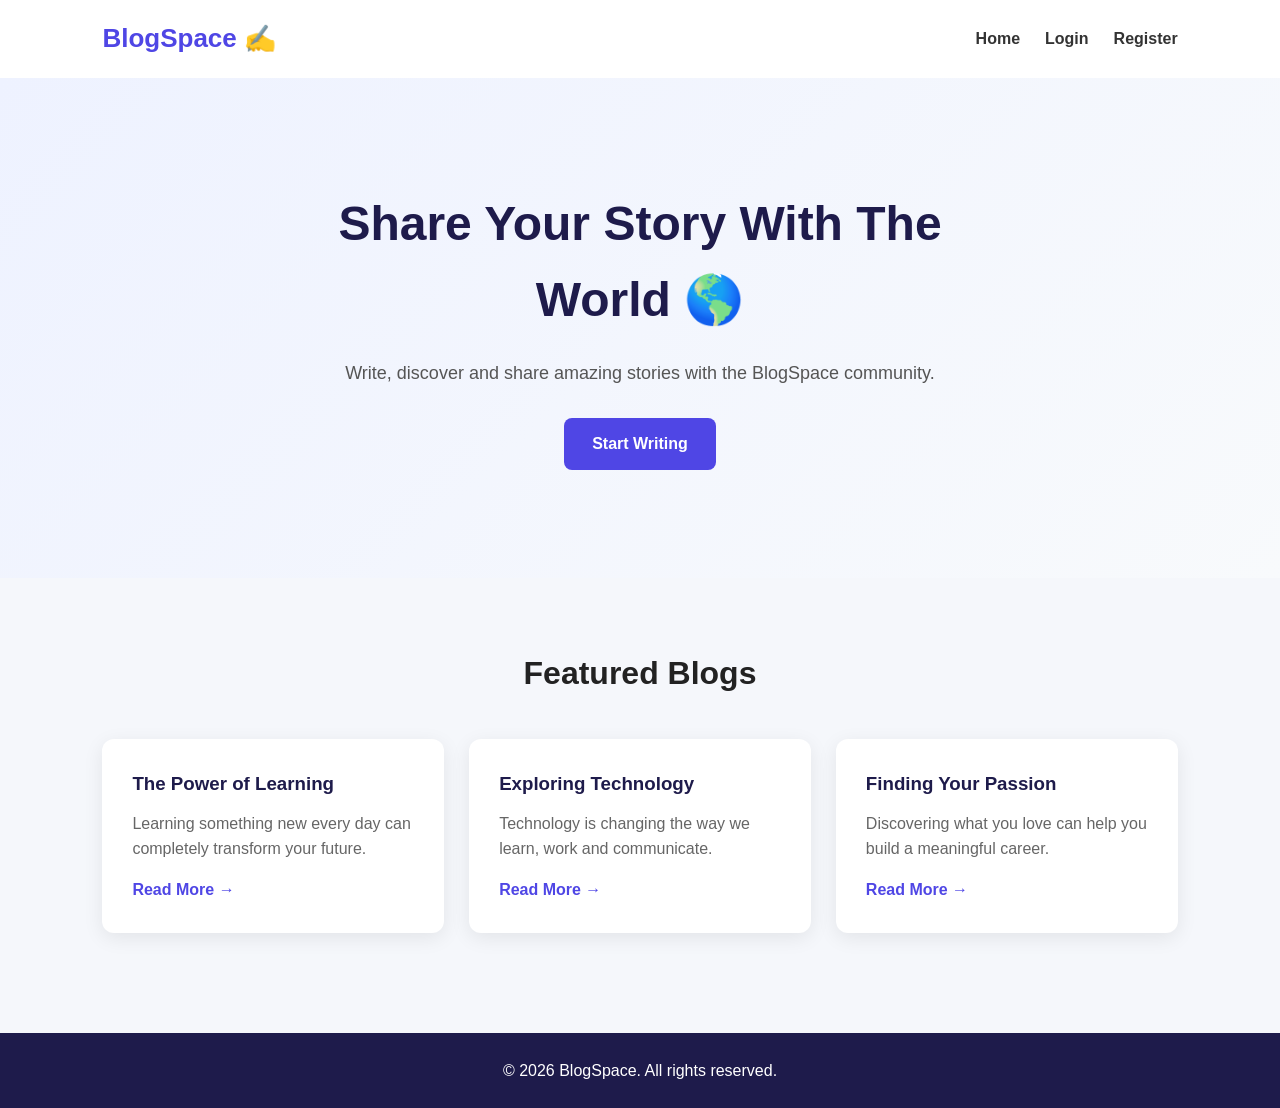
<file: index.html>
<!DOCTYPE html>
<html lang="en">

<head>
    <meta charset="UTF-8">
    <meta name="viewport" content="width=device-width, initial-scale=1.0">

    <title>BlogSpace | Home</title>

    <link rel="stylesheet" href="css/style.css">
</head>

<body>

    <header>
        <nav class="navbar">

            <h1 class="logo">BlogSpace ✍️</h1>

            <div class="nav-links">
                <a href="index.html">Home</a>
                <a href="pages/login.html">Login</a>
                <a href="pages/register.html">Register</a>
            </div>

        </nav>
    </header>


    <main>

        <section class="hero">

            <div class="hero-content">

                <h2>Share Your Story With The World 🌎</h2>

                <p>
                    Write, discover and share amazing stories
                    with the BlogSpace community.
                </p>

                <a href="pages/register.html" class="btn">
                    Start Writing
                </a>

            </div>

        </section>


        <section class="blogs">

            <h2>Featured Blogs</h2>

            <div class="blog-container">

                <article class="blog-card">

                    <h3>The Power of Learning</h3>

                    <p>
                        Learning something new every day can
                        completely transform your future.
                    </p>

                    <a href="#">Read More →</a>

                </article>


                <article class="blog-card">

                    <h3>Exploring Technology</h3>

                    <p>
                        Technology is changing the way we
                        learn, work and communicate.
                    </p>

                    <a href="#">Read More →</a>

                </article>


                <article class="blog-card">

                    <h3>Finding Your Passion</h3>

                    <p>
                        Discovering what you love can help
                        you build a meaningful career.
                    </p>

                    <a href="#">Read More →</a>

                </article>

            </div>

        </section>

    </main>


    <footer>
        <p>© 2026 BlogSpace. All rights reserved.</p>
    </footer>

</body>

</html>
</file>
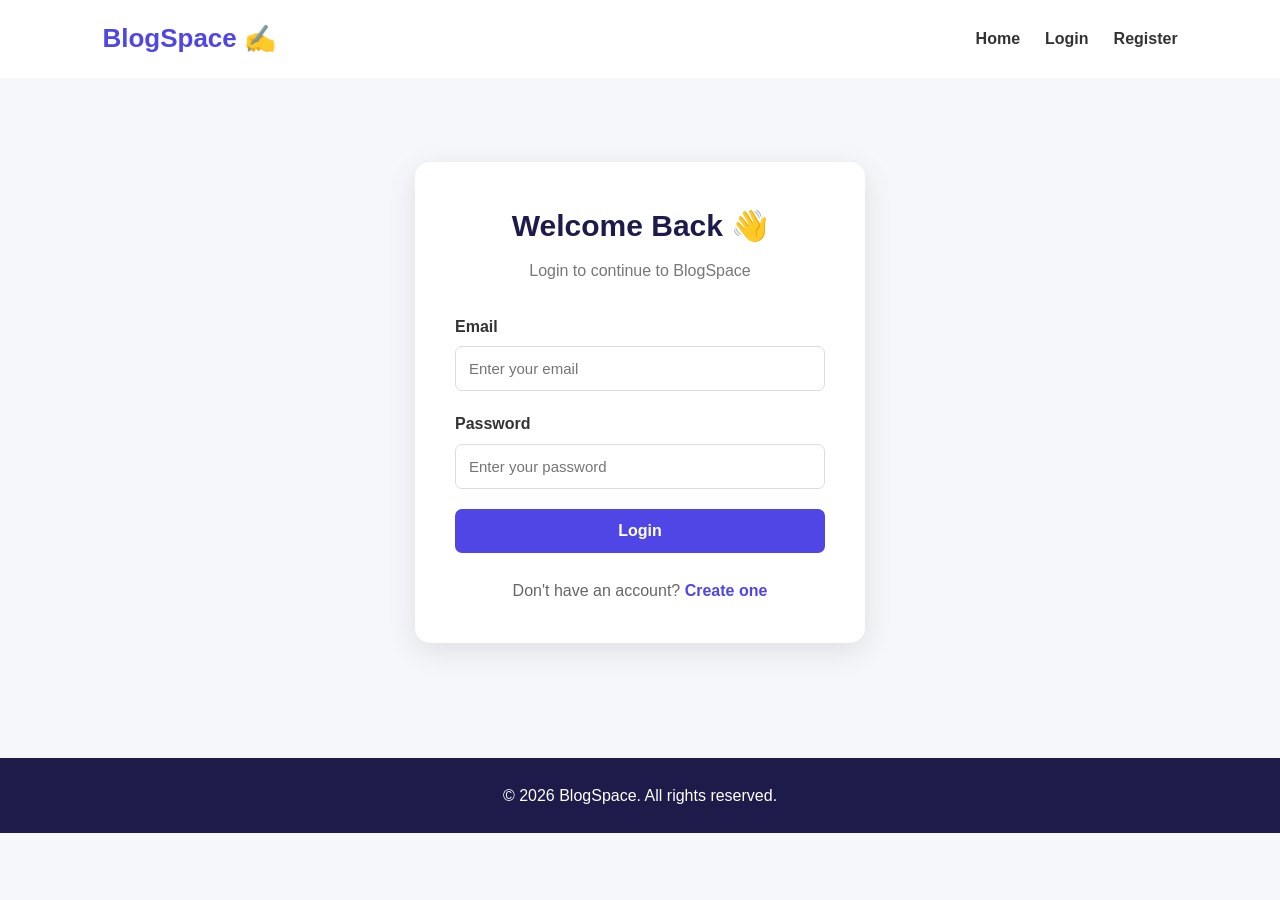
<file: pages/create-blog.html>
<!DOCTYPE html>
<html lang="en">

<head>
    <meta charset="UTF-8">
    <meta name="viewport" content="width=device-width, initial-scale=1.0">

    <title>BlogSpace | Create Blog</title>

    <link rel="stylesheet" href="../css/style.css">
</head>

<body>

    <header>

        <nav class="navbar">

            <h1 class="logo">
                BlogSpace ✍️
            </h1>

            <div class="nav-links">

                <a href="../index.html">
                    Home
                </a>

                <a href="dashboard.html">
                    Dashboard
                </a>

                <a href="create-blog.html">
                    Create Blog
                </a>

                <a href="#" id="logoutBtn">
                    Logout
                </a>

            </div>

        </nav>

    </header>


    <main class="create-blog-section">

        <div class="create-blog-card">

            <h2>
                Create a New Blog ✍️
            </h2>

            <p class="create-subtitle">
                Share your thoughts with the BlogSpace community.
            </p>


            <form id="blogForm">

                <label for="blogTitle">
                    Blog Title
                </label>

                <input
                    type="text"
                    id="blogTitle"
                    placeholder="Enter your blog title"
                    required
                >


                <label for="blogCategory">
                    Category
                </label>

                <select
                    id="blogCategory"
                    required
                >

                    <option value="">
                        Select a category
                    </option>

                    <option value="Technology">
                        Technology
                    </option>

                    <option value="Education">
                        Education
                    </option>

                    <option value="Lifestyle">
                        Lifestyle
                    </option>

                    <option value="Travel">
                        Travel
                    </option>

                    <option value="Other">
                        Other
                    </option>

                </select>


                <label for="blogContent">
                    Blog Content
                </label>

                <textarea
                    id="blogContent"
                    rows="10"
                    placeholder="Write your blog here..."
                    required
                ></textarea>


                <button
                    type="submit"
                    class="auth-btn"
                >
                    Publish Blog 🚀
                </button>

            </form>

        </div>

    </main>


    <footer>

        <p>
            © 2026 BlogSpace. All rights reserved.
        </p>

    </footer>


    <script src="../js/create-blog.js"></script>

</body>

</html>
</file>
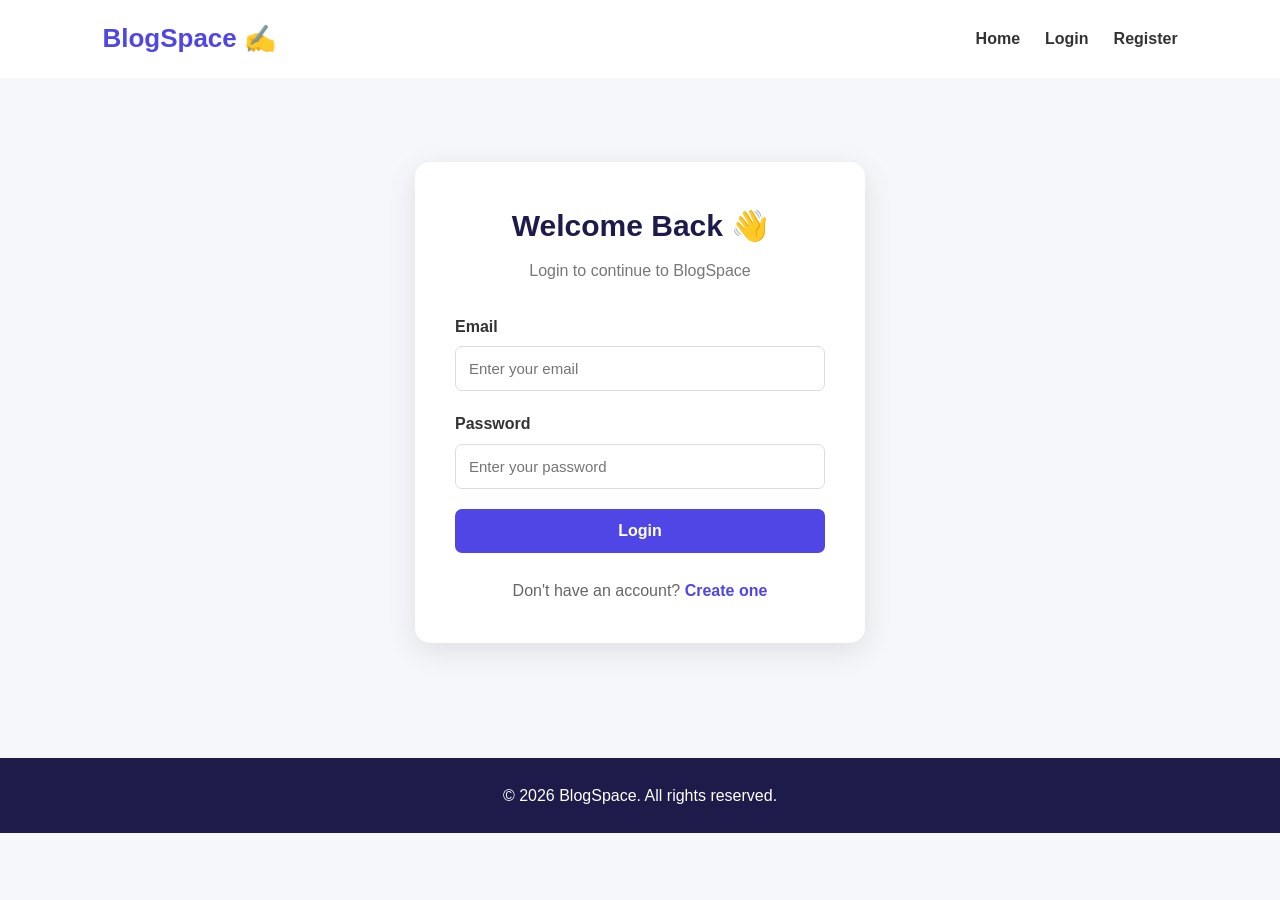
<file: pages/dashboard.html>
<!DOCTYPE html>
<html lang="en">

<head>
    <meta charset="UTF-8">
    <meta name="viewport" content="width=device-width, initial-scale=1.0">

    <title>BlogSpace | Dashboard</title>

    <link rel="stylesheet" href="../css/style.css">
</head>

<body>

    <header>

        <nav class="navbar">

            <h1 class="logo">BlogSpace ✍️</h1>

            <div class="nav-links">

                <a href="../index.html">Home</a>

                <a href="dashboard.html">Dashboard</a>

                <a href="create-blog.html">
                    Create Blog
                </a>

                <a href="#" id="logoutBtn">
                    Logout
                </a>

            </div>

        </nav>

    </header>


    <main class="dashboard">

        <section class="dashboard-header">

            <h2>
                Welcome,
                <span id="userName">User</span>
                👋
            </h2>

            <p>
                Manage your blogs and share your ideas
                with the world.
            </p>

        </section>


        <section class="dashboard-cards">


            <div class="dashboard-card">

                <div class="card-icon">
                    ✍️
                </div>

                <h3>
                    Create Blog
                </h3>

                <p>
                    Write and publish a new blog.
                </p>

                <a
                    href="create-blog.html"
                    class="dashboard-btn"
                >
                    Create New Blog
                </a>

            </div>


            <div class="dashboard-card">

                <div class="card-icon">
                    📚
                </div>

                <h3>
                    My Blogs
                </h3>

                <p>
                    View the blogs you have created.
                </p>

                <a
                    href="#myBlogs"
                    class="dashboard-btn"
                >
                    View Blogs
                </a>

            </div>


            <div class="dashboard-card">

                <div class="card-icon">
                    👤
                </div>

                <h3>
                    My Profile
                </h3>

                <p>
                    View your account information.
                </p>

                <a
                    href="#profile"
                    class="dashboard-btn"
                >
                    View Profile
                </a>

            </div>

        </section>


        <section
            id="myBlogs"
            class="my-blogs"
        >

            <h2>
                My Blogs 📝
            </h2>

            <div id="blogList">

                <p class="empty-message">
                    You haven't created any blogs yet.
                </p>

            </div>

        </section>


        <section
            id="profile"
            class="profile-section"
        >

            <h2>
                My Profile 👤
            </h2>

            <div class="profile-card">

                <p>
                    <strong>Name:</strong>
                    <span id="profileName">-</span>
                </p>

                <p>
                    <strong>Email:</strong>
                    <span id="profileEmail">-</span>
                </p>

            </div>

        </section>

    </main>


    <footer>

        <p>
            © 2026 BlogSpace. All rights reserved.
        </p>

    </footer>


    <script src="../js/dashboard.js"></script>

</body>

</html>
</file>
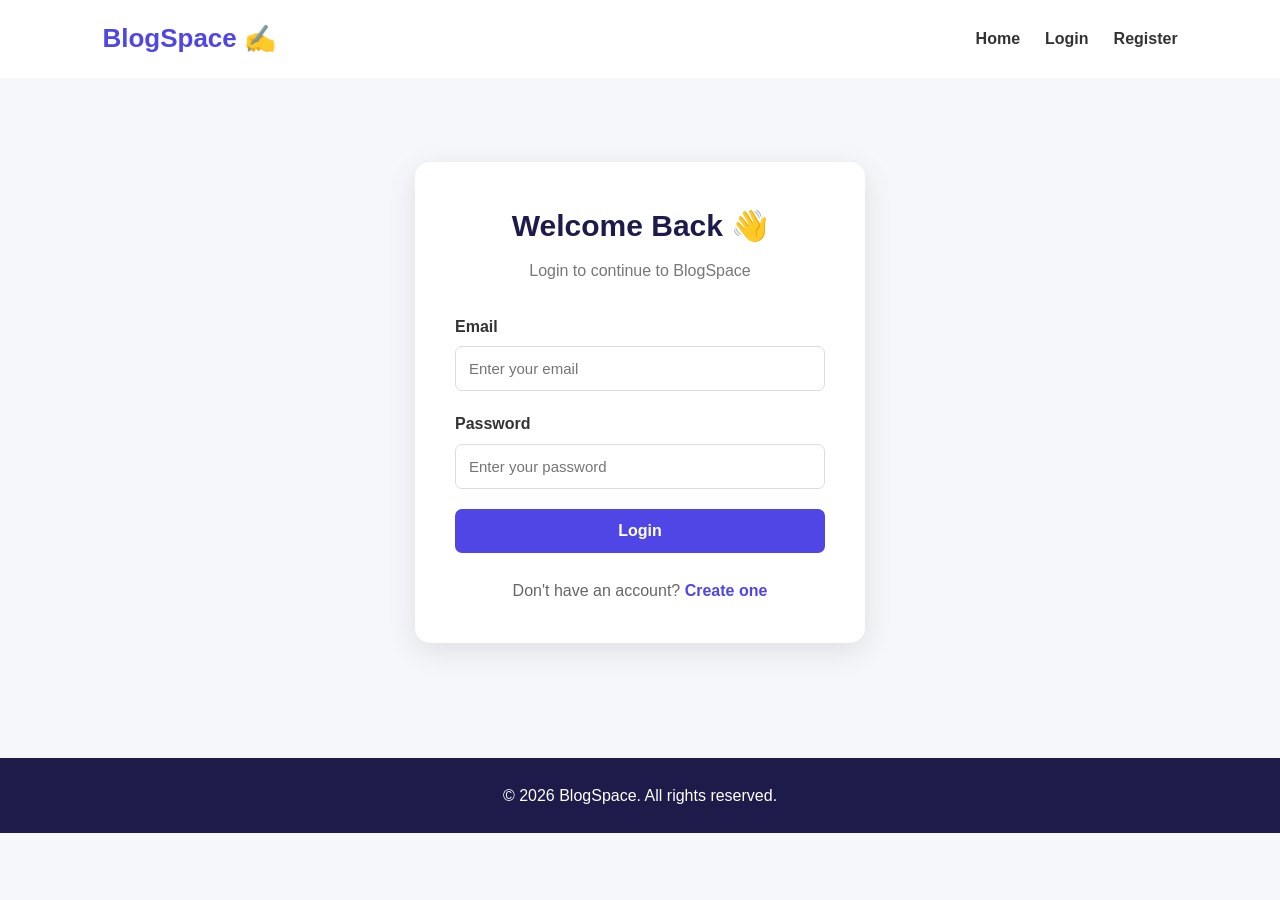
<file: pages/login.html>
<!DOCTYPE html>
<html lang="en">

<head>
    <meta charset="UTF-8">
    <meta name="viewport" content="width=device-width, initial-scale=1.0">

    <title>BlogSpace | Login</title>

    <link rel="stylesheet" href="../css/style.css">
</head>

<body>

    <header>
        <nav class="navbar">

            <h1 class="logo">BlogSpace ✍️</h1>

            <div class="nav-links">
                <a href="../index.html">Home</a>
                <a href="login.html">Login</a>
                <a href="register.html">Register</a>
            </div>

        </nav>
    </header>


    <main class="auth-section">

        <div class="auth-card">

            <h2>Welcome Back 👋</h2>

            <p class="auth-subtitle">
                Login to continue to BlogSpace
            </p>


            <form id="loginForm">

                <label for="loginEmail">
                    Email
                </label>

                <input
                    type="email"
                    id="loginEmail"
                    placeholder="Enter your email"
                    autocomplete="email"
                    required
                >


                <label for="loginPassword">
                    Password
                </label>

                <input
                    type="password"
                    id="loginPassword"
                    placeholder="Enter your password"
                    autocomplete="current-password"
                    required
                >


                <button
                    type="submit"
                    class="auth-btn"
                >
                    Login
                </button>

            </form>


            <p class="auth-footer">

                Don't have an account?

                <a href="register.html">
                    Create one
                </a>

            </p>

        </div>

    </main>


    <footer>

        <p>
            © 2026 BlogSpace. All rights reserved.
        </p>

    </footer>


    <script src="../js/script.js"></script>

</body>

</html>
</file>
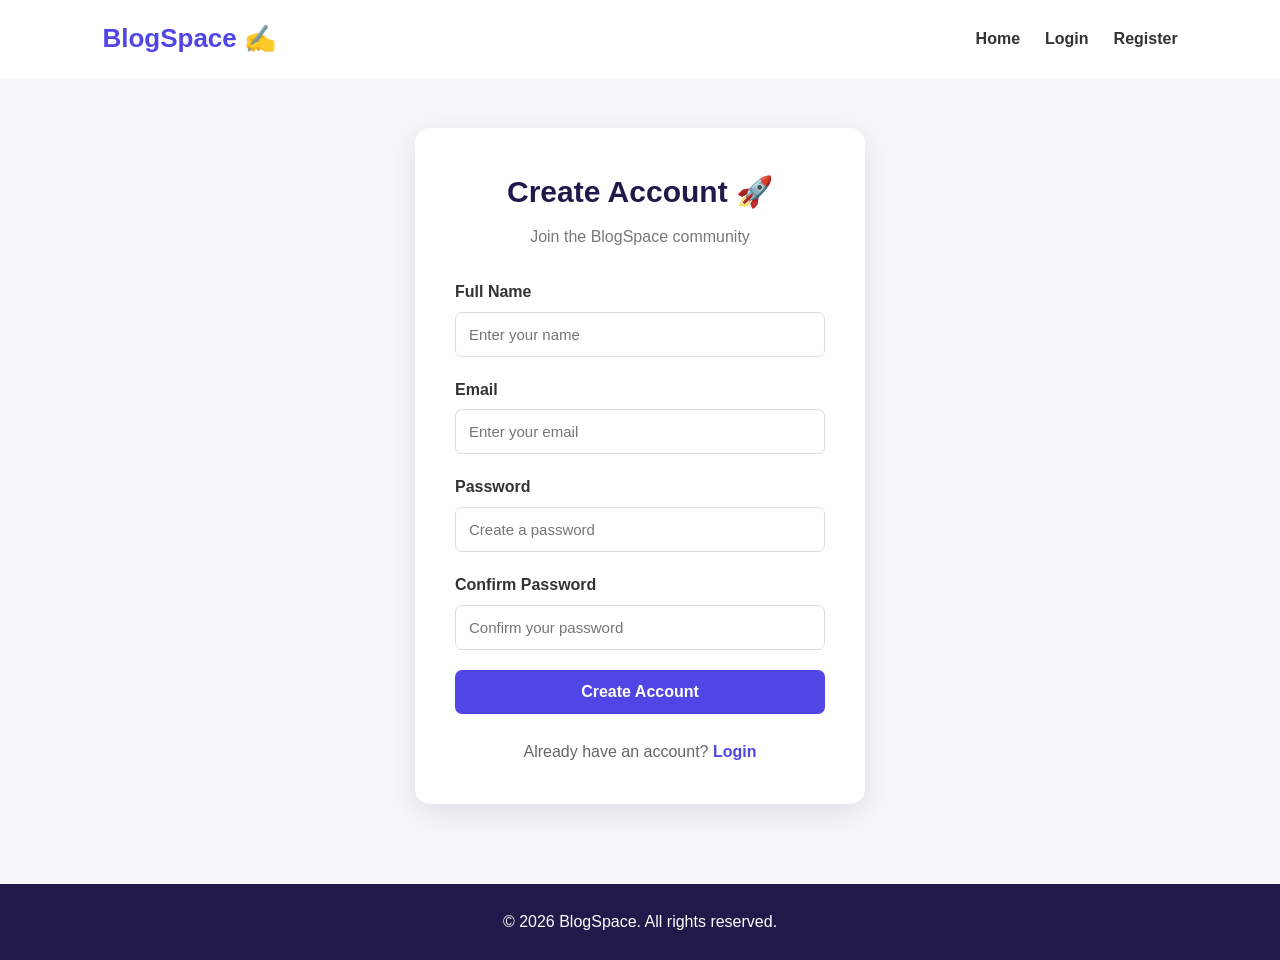
<file: pages/register.html>
<!DOCTYPE html>
<html lang="en">

<head>
    <meta charset="UTF-8">
    <meta name="viewport" content="width=device-width, initial-scale=1.0">

    <title>BlogSpace | Register</title>

    <link rel="stylesheet" href="../css/style.css">
</head>

<body>

    <header>

        <nav class="navbar">

            <h1 class="logo">BlogSpace ✍️</h1>

            <div class="nav-links">

                <a href="../index.html">Home</a>

                <a href="login.html">Login</a>

                <a href="register.html">Register</a>

            </div>

        </nav>

    </header>


    <main class="auth-section">

        <div class="auth-card">

            <h2>Create Account 🚀</h2>

            <p class="auth-subtitle">
                Join the BlogSpace community
            </p>


            <form id="registerForm">

                <label for="registerName">
                    Full Name
                </label>

                <input
                    type="text"
                    id="registerName"
                    placeholder="Enter your name"
                    autocomplete="name"
                    required
                >


                <label for="registerEmail">
                    Email
                </label>

                <input
                    type="email"
                    id="registerEmail"
                    placeholder="Enter your email"
                    autocomplete="email"
                    required
                >


                <label for="registerPassword">
                    Password
                </label>

                <input
                    type="password"
                    id="registerPassword"
                    placeholder="Create a password"
                    autocomplete="new-password"
                    required
                >


                <label for="confirmPassword">
                    Confirm Password
                </label>

                <input
                    type="password"
                    id="confirmPassword"
                    placeholder="Confirm your password"
                    autocomplete="new-password"
                    required
                >


                <button
                    type="submit"
                    class="auth-btn"
                >
                    Create Account
                </button>

            </form>


            <p class="auth-footer">

                Already have an account?

                <a href="login.html">
                    Login
                </a>

            </p>

        </div>

    </main>


    <footer>

        <p>
            © 2026 BlogSpace. All rights reserved.
        </p>

    </footer>


    <script src="../js/script.js"></script>

</body>

</html>
</file>
<file: css/style.css>
/* ========================================
   GENERAL
======================================== */

* {
    margin: 0;
    padding: 0;
    box-sizing: border-box;
}

body {
    font-family: Arial, sans-serif;

    background: #f5f7fb;

    color: #222;

    line-height: 1.6;
}

a {
    text-decoration: none;
}


/* ========================================
   NAVBAR
======================================== */

.navbar {
    display: flex;

    justify-content: space-between;

    align-items: center;

    padding: 18px 8%;

    background: white;

    box-shadow:
        0 2px 10px rgba(0, 0, 0, 0.08);
}

.logo {
    font-size: 26px;

    color: #4f46e5;
}

.nav-links {
    display: flex;

    gap: 25px;
}

.nav-links a {
    color: #333;

    font-weight: 600;
}

.nav-links a:hover {
    color: #4f46e5;
}


/* ========================================
   HERO
======================================== */

.hero {
    min-height: 500px;

    display: flex;

    justify-content: center;

    align-items: center;

    text-align: center;

    padding: 60px 20px;

    background:
        linear-gradient(
            135deg,
            #eef2ff,
            #f8fafc
        );
}

.hero-content {
    max-width: 700px;
}

.hero h2 {
    font-size: 48px;

    margin-bottom: 20px;

    color: #1e1b4b;
}

.hero p {
    font-size: 18px;

    color: #555;

    margin-bottom: 30px;
}


/* ========================================
   BUTTON
======================================== */

.btn {
    display: inline-block;

    padding: 13px 28px;

    background: #4f46e5;

    color: white;

    border-radius: 8px;

    font-weight: bold;

    transition: 0.3s;
}

.btn:hover {
    background: #3730a3;

    transform: translateY(-2px);
}


/* ========================================
   FEATURED BLOGS
======================================== */

.blogs {
    padding: 70px 8%;
}

.blogs > h2 {
    text-align: center;

    font-size: 32px;

    margin-bottom: 40px;
}

.blog-container {
    display: grid;

    grid-template-columns:
        repeat(3, 1fr);

    gap: 25px;
}

.blog-card {
    background: white;

    padding: 30px;

    border-radius: 12px;

    box-shadow:
        0 5px 20px rgba(0, 0, 0, 0.08);

    transition: 0.3s;
}

.blog-card:hover {
    transform: translateY(-5px);
}

.blog-card h3 {
    margin-bottom: 12px;

    color: #1e1b4b;
}

.blog-card p {
    color: #666;

    margin-bottom: 15px;
}

.blog-card a {
    color: #4f46e5;

    font-weight: bold;
}


/* ========================================
   FOOTER
======================================== */

footer {
    text-align: center;

    padding: 25px;

    background: #1e1b4b;

    color: white;

    margin-top: 30px;
}


/* ========================================
   AUTH
======================================== */

.auth-section {
    min-height: 650px;

    display: flex;

    justify-content: center;

    align-items: center;

    padding: 50px 20px;

    background: #f5f7fb;
}

.auth-card {
    width: 100%;

    max-width: 450px;

    background: white;

    padding: 40px;

    border-radius: 15px;

    box-shadow:
        0 8px 30px rgba(0, 0, 0, 0.1);
}

.auth-card h2 {
    text-align: center;

    font-size: 30px;

    color: #1e1b4b;

    margin-bottom: 8px;
}

.auth-subtitle {
    text-align: center;

    color: #777;

    margin-bottom: 30px;
}

.auth-card label {
    display: block;

    margin-bottom: 7px;

    font-weight: bold;

    color: #333;
}

.auth-card input {
    width: 100%;

    padding: 13px;

    margin-bottom: 20px;

    border: 1px solid #ddd;

    border-radius: 7px;

    font-size: 15px;

    outline: none;
}

.auth-card input:focus {
    border-color: #4f46e5;
}

.auth-btn {
    width: 100%;

    padding: 13px;

    border: none;

    border-radius: 7px;

    background: #4f46e5;

    color: white;

    font-size: 16px;

    font-weight: bold;

    cursor: pointer;

    transition: 0.3s;
}

.auth-btn:hover {
    background: #3730a3;
}

.auth-footer {
    text-align: center;

    margin-top: 25px;

    color: #666;
}

.auth-footer a {
    color: #4f46e5;

    font-weight: bold;
}


/* ========================================
   DASHBOARD
======================================== */

.dashboard {
    min-height: 700px;

    padding: 60px 8%;

    background: #f5f7fb;
}

.dashboard-header {
    text-align: center;

    margin-bottom: 50px;
}

.dashboard-header h2 {
    font-size: 38px;

    color: #1e1b4b;

    margin-bottom: 10px;
}

.dashboard-header p {
    color: #666;
}


/* Dashboard Cards */

.dashboard-cards {
    display: grid;

    grid-template-columns:
        repeat(3, 1fr);

    gap: 25px;

    margin-bottom: 70px;
}

.dashboard-card {
    background: white;

    padding: 30px;

    text-align: center;

    border-radius: 15px;

    box-shadow:
        0 5px 20px rgba(0, 0, 0, 0.08);

    transition: 0.3s;
}

.dashboard-card:hover {
    transform: translateY(-5px);
}

.card-icon {
    font-size: 40px;

    margin-bottom: 15px;
}

.dashboard-card h3 {
    color: #1e1b4b;

    margin-bottom: 10px;
}

.dashboard-card p {
    color: #666;

    margin-bottom: 20px;
}

.dashboard-btn {
    display: inline-block;

    padding: 10px 20px;

    background: #4f46e5;

    color: white;

    border-radius: 7px;

    font-weight: bold;
}

.dashboard-btn:hover {
    background: #3730a3;
}


/* ========================================
   MY BLOGS
======================================== */

.my-blogs {
    margin-bottom: 60px;
}

.my-blogs h2,
.profile-section h2 {
    margin-bottom: 25px;

    color: #1e1b4b;
}

.empty-message {
    background: white;

    padding: 30px;

    text-align: center;

    border-radius: 10px;

    color: #777;
}

.dashboard-blog-card {
    background: white;

    padding: 25px;

    margin-bottom: 20px;

    border-radius: 12px;

    box-shadow:
        0 5px 15px rgba(0, 0, 0, 0.07);
}

.dashboard-blog-card h3 {
    color: #1e1b4b;

    margin-bottom: 10px;

    font-size: 24px;
}

.dashboard-blog-card p {
    color: #555;

    margin: 15px 0;

    white-space: pre-wrap;
}

.blog-category {
    display: inline-block;

    padding: 5px 12px;

    background: #eef2ff;

    color: #4f46e5;

    border-radius: 20px;

    font-size: 13px;

    font-weight: bold;
}

.dashboard-blog-card small {
    display: block;

    color: #888;

    margin-bottom: 15px;
}

.delete-btn {
    border: none;

    padding: 9px 15px;

    background: #dc2626;

    color: white;

    border-radius: 6px;

    cursor: pointer;

    font-weight: bold;
}

.delete-btn:hover {
    background: #b91c1c;
}


/* ========================================
   PROFILE
======================================== */

.profile-card {
    background: white;

    padding: 25px;

    border-radius: 10px;

    box-shadow:
        0 5px 15px rgba(0, 0, 0, 0.06);
}

.profile-card p {
    margin-bottom: 10px;
}


/* ========================================
   CREATE BLOG
======================================== */

.create-blog-section {
    min-height: 700px;

    padding: 60px 20px;

    background: #f5f7fb;
}

.create-blog-card {
    max-width: 800px;

    margin: auto;

    background: white;

    padding: 40px;

    border-radius: 15px;

    box-shadow:
        0 8px 30px rgba(0, 0, 0, 0.08);
}

.create-blog-card h2 {
    text-align: center;

    font-size: 32px;

    color: #1e1b4b;

    margin-bottom: 8px;
}

.create-subtitle {
    text-align: center;

    color: #777;

    margin-bottom: 35px;
}

.create-blog-card label {
    display: block;

    font-weight: bold;

    margin-bottom: 8px;

    color: #333;
}

.create-blog-card input,
.create-blog-card select,
.create-blog-card textarea {
    width: 100%;

    padding: 13px;

    margin-bottom: 22px;

    border: 1px solid #ddd;

    border-radius: 7px;

    font-size: 15px;

    font-family: Arial, sans-serif;

    outline: none;
}

.create-blog-card input:focus,
.create-blog-card select:focus,
.create-blog-card textarea:focus {
    border-color: #4f46e5;
}

.create-blog-card textarea {
    resize: vertical;
}


/* ========================================
   RESPONSIVE
======================================== */

@media (max-width: 768px) {

    .navbar {
        flex-direction: column;

        gap: 15px;
    }

    .hero h2 {
        font-size: 36px;
    }

    .blog-container {
        grid-template-columns: 1fr;
    }

    .dashboard-cards {
        grid-template-columns: 1fr;
    }

    .dashboard-header h2 {
        font-size: 30px;
    }

}
</file>
